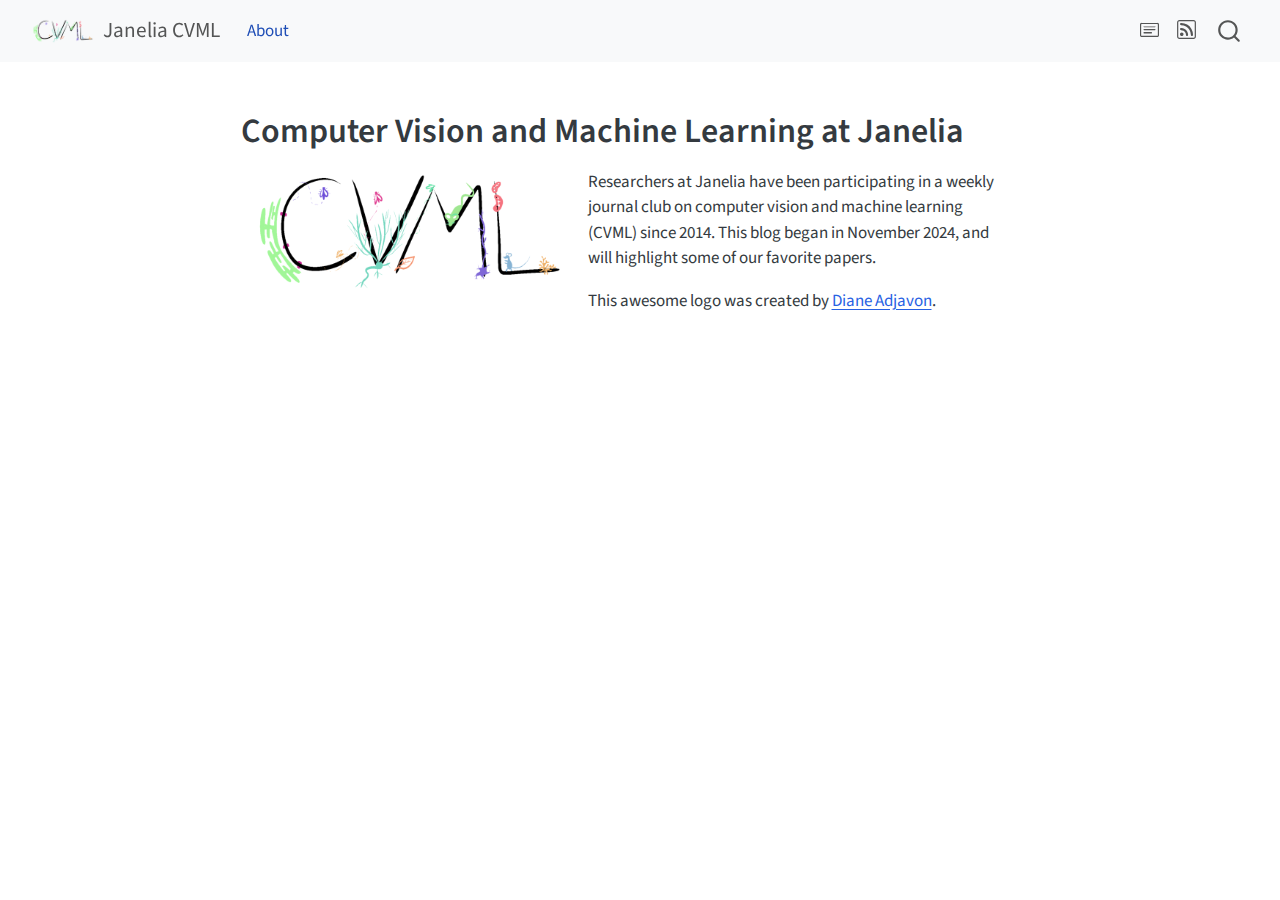
<file: about.html>
<!DOCTYPE html>
<html xmlns="http://www.w3.org/1999/xhtml" lang="en" xml:lang="en"><head>

<meta charset="utf-8">
<meta name="generator" content="quarto-1.5.54">

<meta name="viewport" content="width=device-width, initial-scale=1.0, user-scalable=yes">


<title>Computer Vision and Machine Learning at Janelia – Janelia CVML</title>
<style>
code{white-space: pre-wrap;}
span.smallcaps{font-variant: small-caps;}
div.columns{display: flex; gap: min(4vw, 1.5em);}
div.column{flex: auto; overflow-x: auto;}
div.hanging-indent{margin-left: 1.5em; text-indent: -1.5em;}
ul.task-list{list-style: none;}
ul.task-list li input[type="checkbox"] {
  width: 0.8em;
  margin: 0 0.8em 0.2em -1em; /* quarto-specific, see https://github.com/quarto-dev/quarto-cli/issues/4556 */ 
  vertical-align: middle;
}
</style>


<script src="site_libs/quarto-nav/quarto-nav.js"></script>
<script src="site_libs/quarto-nav/headroom.min.js"></script>
<script src="site_libs/clipboard/clipboard.min.js"></script>
<script src="site_libs/quarto-search/autocomplete.umd.js"></script>
<script src="site_libs/quarto-search/fuse.min.js"></script>
<script src="site_libs/quarto-search/quarto-search.js"></script>
<meta name="quarto:offset" content="./">
<link href="./favicon.ico" rel="icon">
<script src="site_libs/quarto-html/quarto.js"></script>
<script src="site_libs/quarto-html/popper.min.js"></script>
<script src="site_libs/quarto-html/tippy.umd.min.js"></script>
<link href="site_libs/quarto-html/tippy.css" rel="stylesheet">
<link href="site_libs/quarto-html/quarto-syntax-highlighting.css" rel="stylesheet" id="quarto-text-highlighting-styles">
<script src="site_libs/bootstrap/bootstrap.min.js"></script>
<link href="site_libs/bootstrap/bootstrap-icons.css" rel="stylesheet">
<link href="site_libs/bootstrap/bootstrap.min.css" rel="stylesheet" id="quarto-bootstrap" data-mode="light">
<script id="quarto-search-options" type="application/json">{
  "location": "navbar",
  "copy-button": false,
  "collapse-after": 3,
  "panel-placement": "end",
  "type": "overlay",
  "limit": 50,
  "keyboard-shortcut": [
    "f",
    "/",
    "s"
  ],
  "show-item-context": false,
  "language": {
    "search-no-results-text": "No results",
    "search-matching-documents-text": "matching documents",
    "search-copy-link-title": "Copy link to search",
    "search-hide-matches-text": "Hide additional matches",
    "search-more-match-text": "more match in this document",
    "search-more-matches-text": "more matches in this document",
    "search-clear-button-title": "Clear",
    "search-text-placeholder": "",
    "search-detached-cancel-button-title": "Cancel",
    "search-submit-button-title": "Submit",
    "search-label": "Search"
  }
}</script>


<link rel="stylesheet" href="styles.css">
<meta property="og:title" content="Computer Vision and Machine Learning at Janelia – Janelia CVML">
<meta property="og:description" content="">
<meta property="og:image" content="https://janelia-cvml.github.io/blog/cvml_300x110.png">
<meta property="og:site_name" content="Janelia CVML">
<meta property="og:image:height" content="110">
<meta property="og:image:width" content="300">
</head>

<body class="nav-fixed fullcontent">

<div id="quarto-search-results"></div>
  <header id="quarto-header" class="headroom fixed-top">
    <nav class="navbar navbar-expand-lg " data-bs-theme="dark">
      <div class="navbar-container container-fluid">
      <div class="navbar-brand-container mx-auto">
    <a href="./index.html" class="navbar-brand navbar-brand-logo">
    <img src="./cvml_300x110.png" alt="" class="navbar-logo">
    </a>
    <a class="navbar-brand" href="./index.html">
    <span class="navbar-title">Janelia CVML</span>
    </a>
  </div>
            <div id="quarto-search" class="" title="Search"></div>
          <button class="navbar-toggler" type="button" data-bs-toggle="collapse" data-bs-target="#navbarCollapse" aria-controls="navbarCollapse" role="menu" aria-expanded="false" aria-label="Toggle navigation" onclick="if (window.quartoToggleHeadroom) { window.quartoToggleHeadroom(); }">
  <span class="navbar-toggler-icon"></span>
</button>
          <div class="collapse navbar-collapse" id="navbarCollapse">
            <ul class="navbar-nav navbar-nav-scroll me-auto">
  <li class="nav-item">
    <a class="nav-link active" href="./about.html" aria-current="page"> 
<span class="menu-text">About</span></a>
  </li>  
</ul>
            <ul class="navbar-nav navbar-nav-scroll ms-auto">
  <li class="nav-item compact">
    <a class="nav-link" href="https://www.janelia.org/our-research/computation-and-theory"> <i class="bi bi-card-text" role="img">
</i> 
<span class="menu-text"></span></a>
  </li>  
  <li class="nav-item compact">
    <a class="nav-link" href="./index.xml"> <i class="bi bi-rss" role="img">
</i> 
<span class="menu-text"></span></a>
  </li>  
</ul>
          </div> <!-- /navcollapse -->
            <div class="quarto-navbar-tools">
</div>
      </div> <!-- /container-fluid -->
    </nav>
</header>
<!-- content -->
<div id="quarto-content" class="quarto-container page-columns page-rows-contents page-layout-article page-navbar">
<!-- sidebar -->
<!-- margin-sidebar -->
    
<!-- main -->
<div class="quarto-about-solana column-body">
  <div class="about-entity">
    <div class="entity-contents">
      <header id="title-block-header" class="quarto-title-block default">
<div class="quarto-title">
<h1 class="title">Computer Vision and Machine Learning at Janelia</h1>
</div>
<div class="quarto-title-meta">
  </div>
</header> 
      <div class="about-contents"><main class="content" id="quarto-document-content">
<div style="width: 220; float: left; margin-right: 1em;">
<p><img src="cvml_900x330.png" class="img-fluid" width="330"></p>
</div>
<p>Researchers at Janelia have been participating in a weekly journal club on computer vision and machine learning (CVML) since 2014. This blog began in November 2024, and will highlight some of our favorite papers.</p>
<p>This awesome logo was created by <a href="https://github.com/adjavon">Diane Adjavon</a>.</p>


</main></div>
    </div>
  </div>
</div>
 <!-- /main -->
<script id="quarto-html-after-body" type="application/javascript">
window.document.addEventListener("DOMContentLoaded", function (event) {
  const toggleBodyColorMode = (bsSheetEl) => {
    const mode = bsSheetEl.getAttribute("data-mode");
    const bodyEl = window.document.querySelector("body");
    if (mode === "dark") {
      bodyEl.classList.add("quarto-dark");
      bodyEl.classList.remove("quarto-light");
    } else {
      bodyEl.classList.add("quarto-light");
      bodyEl.classList.remove("quarto-dark");
    }
  }
  const toggleBodyColorPrimary = () => {
    const bsSheetEl = window.document.querySelector("link#quarto-bootstrap");
    if (bsSheetEl) {
      toggleBodyColorMode(bsSheetEl);
    }
  }
  toggleBodyColorPrimary();  
  const isCodeAnnotation = (el) => {
    for (const clz of el.classList) {
      if (clz.startsWith('code-annotation-')) {                     
        return true;
      }
    }
    return false;
  }
  const onCopySuccess = function(e) {
    // button target
    const button = e.trigger;
    // don't keep focus
    button.blur();
    // flash "checked"
    button.classList.add('code-copy-button-checked');
    var currentTitle = button.getAttribute("title");
    button.setAttribute("title", "Copied!");
    let tooltip;
    if (window.bootstrap) {
      button.setAttribute("data-bs-toggle", "tooltip");
      button.setAttribute("data-bs-placement", "left");
      button.setAttribute("data-bs-title", "Copied!");
      tooltip = new bootstrap.Tooltip(button, 
        { trigger: "manual", 
          customClass: "code-copy-button-tooltip",
          offset: [0, -8]});
      tooltip.show();    
    }
    setTimeout(function() {
      if (tooltip) {
        tooltip.hide();
        button.removeAttribute("data-bs-title");
        button.removeAttribute("data-bs-toggle");
        button.removeAttribute("data-bs-placement");
      }
      button.setAttribute("title", currentTitle);
      button.classList.remove('code-copy-button-checked');
    }, 1000);
    // clear code selection
    e.clearSelection();
  }
  const getTextToCopy = function(trigger) {
      const codeEl = trigger.previousElementSibling.cloneNode(true);
      for (const childEl of codeEl.children) {
        if (isCodeAnnotation(childEl)) {
          childEl.remove();
        }
      }
      return codeEl.innerText;
  }
  const clipboard = new window.ClipboardJS('.code-copy-button:not([data-in-quarto-modal])', {
    text: getTextToCopy
  });
  clipboard.on('success', onCopySuccess);
  if (window.document.getElementById('quarto-embedded-source-code-modal')) {
    // For code content inside modals, clipBoardJS needs to be initialized with a container option
    // TODO: Check when it could be a function (https://github.com/zenorocha/clipboard.js/issues/860)
    const clipboardModal = new window.ClipboardJS('.code-copy-button[data-in-quarto-modal]', {
      text: getTextToCopy,
      container: window.document.getElementById('quarto-embedded-source-code-modal')
    });
    clipboardModal.on('success', onCopySuccess);
  }
    var localhostRegex = new RegExp(/^(?:http|https):\/\/localhost\:?[0-9]*\//);
    var mailtoRegex = new RegExp(/^mailto:/);
      var filterRegex = new RegExp("https:\/\/janelia-cvml\.github\.io\/blog");
    var isInternal = (href) => {
        return filterRegex.test(href) || localhostRegex.test(href) || mailtoRegex.test(href);
    }
    // Inspect non-navigation links and adorn them if external
 	var links = window.document.querySelectorAll('a[href]:not(.nav-link):not(.navbar-brand):not(.toc-action):not(.sidebar-link):not(.sidebar-item-toggle):not(.pagination-link):not(.no-external):not([aria-hidden]):not(.dropdown-item):not(.quarto-navigation-tool):not(.about-link)');
    for (var i=0; i<links.length; i++) {
      const link = links[i];
      if (!isInternal(link.href)) {
        // undo the damage that might have been done by quarto-nav.js in the case of
        // links that we want to consider external
        if (link.dataset.originalHref !== undefined) {
          link.href = link.dataset.originalHref;
        }
      }
    }
  function tippyHover(el, contentFn, onTriggerFn, onUntriggerFn) {
    const config = {
      allowHTML: true,
      maxWidth: 500,
      delay: 100,
      arrow: false,
      appendTo: function(el) {
          return el.parentElement;
      },
      interactive: true,
      interactiveBorder: 10,
      theme: 'quarto',
      placement: 'bottom-start',
    };
    if (contentFn) {
      config.content = contentFn;
    }
    if (onTriggerFn) {
      config.onTrigger = onTriggerFn;
    }
    if (onUntriggerFn) {
      config.onUntrigger = onUntriggerFn;
    }
    window.tippy(el, config); 
  }
  const noterefs = window.document.querySelectorAll('a[role="doc-noteref"]');
  for (var i=0; i<noterefs.length; i++) {
    const ref = noterefs[i];
    tippyHover(ref, function() {
      // use id or data attribute instead here
      let href = ref.getAttribute('data-footnote-href') || ref.getAttribute('href');
      try { href = new URL(href).hash; } catch {}
      const id = href.replace(/^#\/?/, "");
      const note = window.document.getElementById(id);
      if (note) {
        return note.innerHTML;
      } else {
        return "";
      }
    });
  }
  const xrefs = window.document.querySelectorAll('a.quarto-xref');
  const processXRef = (id, note) => {
    // Strip column container classes
    const stripColumnClz = (el) => {
      el.classList.remove("page-full", "page-columns");
      if (el.children) {
        for (const child of el.children) {
          stripColumnClz(child);
        }
      }
    }
    stripColumnClz(note)
    if (id === null || id.startsWith('sec-')) {
      // Special case sections, only their first couple elements
      const container = document.createElement("div");
      if (note.children && note.children.length > 2) {
        container.appendChild(note.children[0].cloneNode(true));
        for (let i = 1; i < note.children.length; i++) {
          const child = note.children[i];
          if (child.tagName === "P" && child.innerText === "") {
            continue;
          } else {
            container.appendChild(child.cloneNode(true));
            break;
          }
        }
        if (window.Quarto?.typesetMath) {
          window.Quarto.typesetMath(container);
        }
        return container.innerHTML
      } else {
        if (window.Quarto?.typesetMath) {
          window.Quarto.typesetMath(note);
        }
        return note.innerHTML;
      }
    } else {
      // Remove any anchor links if they are present
      const anchorLink = note.querySelector('a.anchorjs-link');
      if (anchorLink) {
        anchorLink.remove();
      }
      if (window.Quarto?.typesetMath) {
        window.Quarto.typesetMath(note);
      }
      // TODO in 1.5, we should make sure this works without a callout special case
      if (note.classList.contains("callout")) {
        return note.outerHTML;
      } else {
        return note.innerHTML;
      }
    }
  }
  for (var i=0; i<xrefs.length; i++) {
    const xref = xrefs[i];
    tippyHover(xref, undefined, function(instance) {
      instance.disable();
      let url = xref.getAttribute('href');
      let hash = undefined; 
      if (url.startsWith('#')) {
        hash = url;
      } else {
        try { hash = new URL(url).hash; } catch {}
      }
      if (hash) {
        const id = hash.replace(/^#\/?/, "");
        const note = window.document.getElementById(id);
        if (note !== null) {
          try {
            const html = processXRef(id, note.cloneNode(true));
            instance.setContent(html);
          } finally {
            instance.enable();
            instance.show();
          }
        } else {
          // See if we can fetch this
          fetch(url.split('#')[0])
          .then(res => res.text())
          .then(html => {
            const parser = new DOMParser();
            const htmlDoc = parser.parseFromString(html, "text/html");
            const note = htmlDoc.getElementById(id);
            if (note !== null) {
              const html = processXRef(id, note);
              instance.setContent(html);
            } 
          }).finally(() => {
            instance.enable();
            instance.show();
          });
        }
      } else {
        // See if we can fetch a full url (with no hash to target)
        // This is a special case and we should probably do some content thinning / targeting
        fetch(url)
        .then(res => res.text())
        .then(html => {
          const parser = new DOMParser();
          const htmlDoc = parser.parseFromString(html, "text/html");
          const note = htmlDoc.querySelector('main.content');
          if (note !== null) {
            // This should only happen for chapter cross references
            // (since there is no id in the URL)
            // remove the first header
            if (note.children.length > 0 && note.children[0].tagName === "HEADER") {
              note.children[0].remove();
            }
            const html = processXRef(null, note);
            instance.setContent(html);
          } 
        }).finally(() => {
          instance.enable();
          instance.show();
        });
      }
    }, function(instance) {
    });
  }
      let selectedAnnoteEl;
      const selectorForAnnotation = ( cell, annotation) => {
        let cellAttr = 'data-code-cell="' + cell + '"';
        let lineAttr = 'data-code-annotation="' +  annotation + '"';
        const selector = 'span[' + cellAttr + '][' + lineAttr + ']';
        return selector;
      }
      const selectCodeLines = (annoteEl) => {
        const doc = window.document;
        const targetCell = annoteEl.getAttribute("data-target-cell");
        const targetAnnotation = annoteEl.getAttribute("data-target-annotation");
        const annoteSpan = window.document.querySelector(selectorForAnnotation(targetCell, targetAnnotation));
        const lines = annoteSpan.getAttribute("data-code-lines").split(",");
        const lineIds = lines.map((line) => {
          return targetCell + "-" + line;
        })
        let top = null;
        let height = null;
        let parent = null;
        if (lineIds.length > 0) {
            //compute the position of the single el (top and bottom and make a div)
            const el = window.document.getElementById(lineIds[0]);
            top = el.offsetTop;
            height = el.offsetHeight;
            parent = el.parentElement.parentElement;
          if (lineIds.length > 1) {
            const lastEl = window.document.getElementById(lineIds[lineIds.length - 1]);
            const bottom = lastEl.offsetTop + lastEl.offsetHeight;
            height = bottom - top;
          }
          if (top !== null && height !== null && parent !== null) {
            // cook up a div (if necessary) and position it 
            let div = window.document.getElementById("code-annotation-line-highlight");
            if (div === null) {
              div = window.document.createElement("div");
              div.setAttribute("id", "code-annotation-line-highlight");
              div.style.position = 'absolute';
              parent.appendChild(div);
            }
            div.style.top = top - 2 + "px";
            div.style.height = height + 4 + "px";
            div.style.left = 0;
            let gutterDiv = window.document.getElementById("code-annotation-line-highlight-gutter");
            if (gutterDiv === null) {
              gutterDiv = window.document.createElement("div");
              gutterDiv.setAttribute("id", "code-annotation-line-highlight-gutter");
              gutterDiv.style.position = 'absolute';
              const codeCell = window.document.getElementById(targetCell);
              const gutter = codeCell.querySelector('.code-annotation-gutter');
              gutter.appendChild(gutterDiv);
            }
            gutterDiv.style.top = top - 2 + "px";
            gutterDiv.style.height = height + 4 + "px";
          }
          selectedAnnoteEl = annoteEl;
        }
      };
      const unselectCodeLines = () => {
        const elementsIds = ["code-annotation-line-highlight", "code-annotation-line-highlight-gutter"];
        elementsIds.forEach((elId) => {
          const div = window.document.getElementById(elId);
          if (div) {
            div.remove();
          }
        });
        selectedAnnoteEl = undefined;
      };
        // Handle positioning of the toggle
    window.addEventListener(
      "resize",
      throttle(() => {
        elRect = undefined;
        if (selectedAnnoteEl) {
          selectCodeLines(selectedAnnoteEl);
        }
      }, 10)
    );
    function throttle(fn, ms) {
    let throttle = false;
    let timer;
      return (...args) => {
        if(!throttle) { // first call gets through
            fn.apply(this, args);
            throttle = true;
        } else { // all the others get throttled
            if(timer) clearTimeout(timer); // cancel #2
            timer = setTimeout(() => {
              fn.apply(this, args);
              timer = throttle = false;
            }, ms);
        }
      };
    }
      // Attach click handler to the DT
      const annoteDls = window.document.querySelectorAll('dt[data-target-cell]');
      for (const annoteDlNode of annoteDls) {
        annoteDlNode.addEventListener('click', (event) => {
          const clickedEl = event.target;
          if (clickedEl !== selectedAnnoteEl) {
            unselectCodeLines();
            const activeEl = window.document.querySelector('dt[data-target-cell].code-annotation-active');
            if (activeEl) {
              activeEl.classList.remove('code-annotation-active');
            }
            selectCodeLines(clickedEl);
            clickedEl.classList.add('code-annotation-active');
          } else {
            // Unselect the line
            unselectCodeLines();
            clickedEl.classList.remove('code-annotation-active');
          }
        });
      }
  const findCites = (el) => {
    const parentEl = el.parentElement;
    if (parentEl) {
      const cites = parentEl.dataset.cites;
      if (cites) {
        return {
          el,
          cites: cites.split(' ')
        };
      } else {
        return findCites(el.parentElement)
      }
    } else {
      return undefined;
    }
  };
  var bibliorefs = window.document.querySelectorAll('a[role="doc-biblioref"]');
  for (var i=0; i<bibliorefs.length; i++) {
    const ref = bibliorefs[i];
    const citeInfo = findCites(ref);
    if (citeInfo) {
      tippyHover(citeInfo.el, function() {
        var popup = window.document.createElement('div');
        citeInfo.cites.forEach(function(cite) {
          var citeDiv = window.document.createElement('div');
          citeDiv.classList.add('hanging-indent');
          citeDiv.classList.add('csl-entry');
          var biblioDiv = window.document.getElementById('ref-' + cite);
          if (biblioDiv) {
            citeDiv.innerHTML = biblioDiv.innerHTML;
          }
          popup.appendChild(citeDiv);
        });
        return popup.innerHTML;
      });
    }
  }
});
</script>
</div> <!-- /content -->




</body></html>
</file>
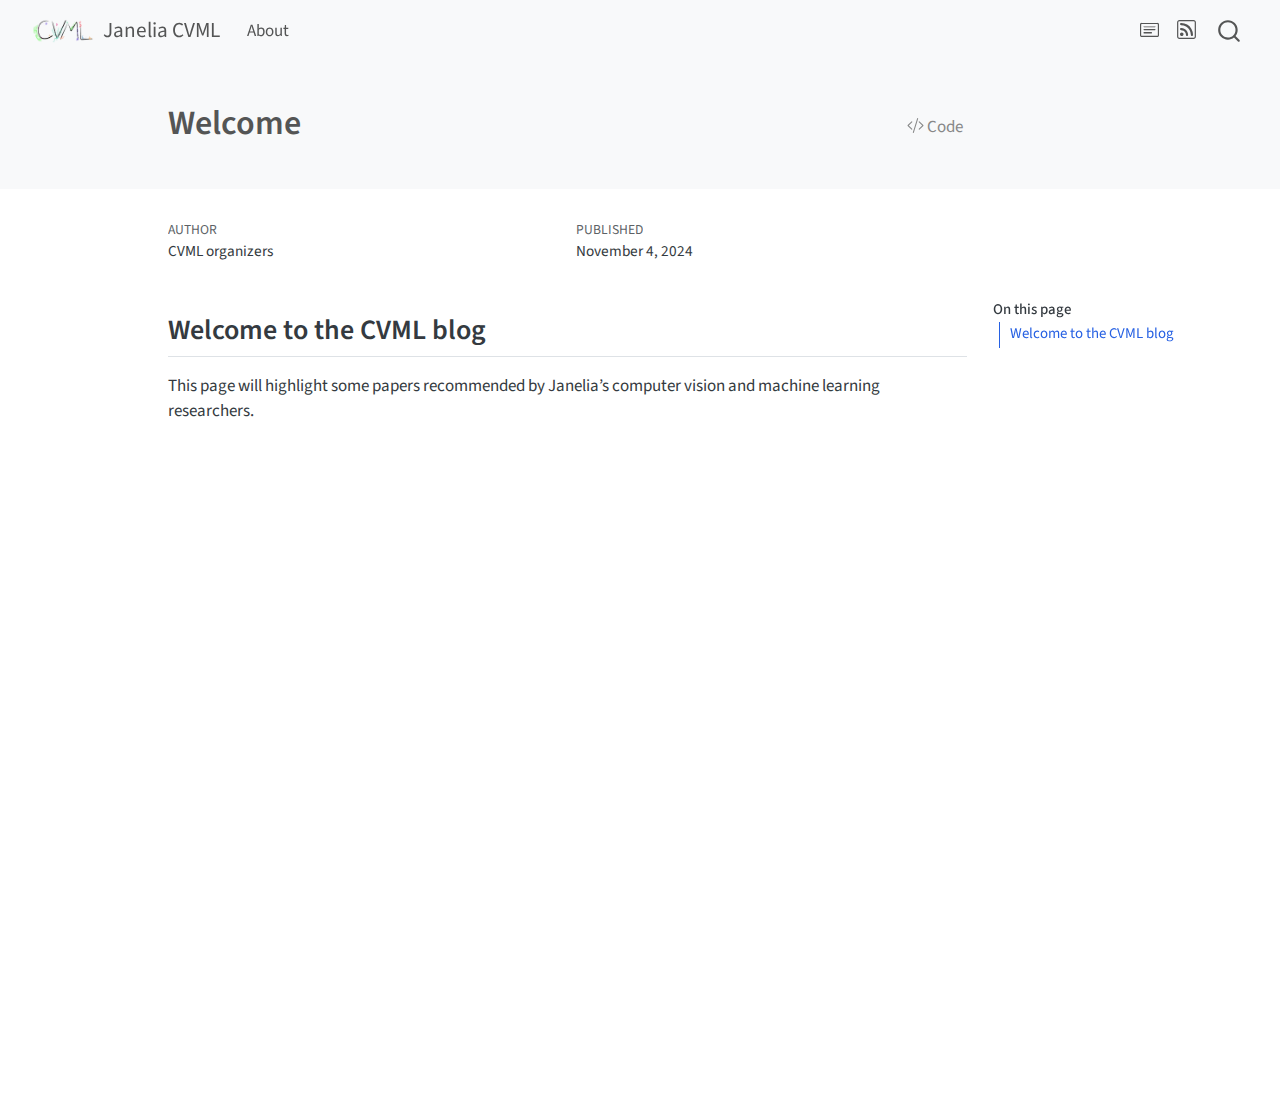
<file: posts/2024-11-04-welcome.html>
<!DOCTYPE html>
<html xmlns="http://www.w3.org/1999/xhtml" lang="en" xml:lang="en"><head>

<meta charset="utf-8">
<meta name="generator" content="quarto-1.5.54">

<meta name="viewport" content="width=device-width, initial-scale=1.0, user-scalable=yes">

<meta name="author" content="CVML organizers">
<meta name="dcterms.date" content="2024-11-04">

<title>Welcome – Janelia CVML</title>
<style>
code{white-space: pre-wrap;}
span.smallcaps{font-variant: small-caps;}
div.columns{display: flex; gap: min(4vw, 1.5em);}
div.column{flex: auto; overflow-x: auto;}
div.hanging-indent{margin-left: 1.5em; text-indent: -1.5em;}
ul.task-list{list-style: none;}
ul.task-list li input[type="checkbox"] {
  width: 0.8em;
  margin: 0 0.8em 0.2em -1em; /* quarto-specific, see https://github.com/quarto-dev/quarto-cli/issues/4556 */ 
  vertical-align: middle;
}
</style>


<script src="../site_libs/quarto-nav/quarto-nav.js"></script>
<script src="../site_libs/quarto-nav/headroom.min.js"></script>
<script src="../site_libs/clipboard/clipboard.min.js"></script>
<script src="../site_libs/quarto-search/autocomplete.umd.js"></script>
<script src="../site_libs/quarto-search/fuse.min.js"></script>
<script src="../site_libs/quarto-search/quarto-search.js"></script>
<meta name="quarto:offset" content="../">
<link href="../favicon.ico" rel="icon">
<script src="../site_libs/quarto-html/quarto.js"></script>
<script src="../site_libs/quarto-html/popper.min.js"></script>
<script src="../site_libs/quarto-html/tippy.umd.min.js"></script>
<script src="../site_libs/quarto-html/anchor.min.js"></script>
<link href="../site_libs/quarto-html/tippy.css" rel="stylesheet">
<link href="../site_libs/quarto-html/quarto-syntax-highlighting.css" rel="stylesheet" id="quarto-text-highlighting-styles">
<script src="../site_libs/bootstrap/bootstrap.min.js"></script>
<link href="../site_libs/bootstrap/bootstrap-icons.css" rel="stylesheet">
<link href="../site_libs/bootstrap/bootstrap.min.css" rel="stylesheet" id="quarto-bootstrap" data-mode="light">
<script id="quarto-search-options" type="application/json">{
  "location": "navbar",
  "copy-button": false,
  "collapse-after": 3,
  "panel-placement": "end",
  "type": "overlay",
  "limit": 50,
  "keyboard-shortcut": [
    "f",
    "/",
    "s"
  ],
  "show-item-context": false,
  "language": {
    "search-no-results-text": "No results",
    "search-matching-documents-text": "matching documents",
    "search-copy-link-title": "Copy link to search",
    "search-hide-matches-text": "Hide additional matches",
    "search-more-match-text": "more match in this document",
    "search-more-matches-text": "more matches in this document",
    "search-clear-button-title": "Clear",
    "search-text-placeholder": "",
    "search-detached-cancel-button-title": "Cancel",
    "search-submit-button-title": "Submit",
    "search-label": "Search"
  }
}</script>


<link rel="stylesheet" href="../styles.css">
<meta property="og:title" content="Welcome – Janelia CVML">
<meta property="og:description" content="">
<meta property="og:image" content="https://janelia-cvml.github.io/blog/cvml_900x330.png">
<meta property="og:site_name" content="Janelia CVML">
<meta property="og:image:height" content="330">
<meta property="og:image:width" content="900">
</head>

<body class="nav-fixed">

<div id="quarto-search-results"></div>
  <header id="quarto-header" class="headroom fixed-top quarto-banner">
    <nav class="navbar navbar-expand-lg " data-bs-theme="dark">
      <div class="navbar-container container-fluid">
      <div class="navbar-brand-container mx-auto">
    <a href="../index.html" class="navbar-brand navbar-brand-logo">
    <img src="../cvml_300x110.png" alt="" class="navbar-logo">
    </a>
    <a class="navbar-brand" href="../index.html">
    <span class="navbar-title">Janelia CVML</span>
    </a>
  </div>
            <div id="quarto-search" class="" title="Search"></div>
          <button class="navbar-toggler" type="button" data-bs-toggle="collapse" data-bs-target="#navbarCollapse" aria-controls="navbarCollapse" role="menu" aria-expanded="false" aria-label="Toggle navigation" onclick="if (window.quartoToggleHeadroom) { window.quartoToggleHeadroom(); }">
  <span class="navbar-toggler-icon"></span>
</button>
          <div class="collapse navbar-collapse" id="navbarCollapse">
            <ul class="navbar-nav navbar-nav-scroll me-auto">
  <li class="nav-item">
    <a class="nav-link" href="../about.html"> 
<span class="menu-text">About</span></a>
  </li>  
</ul>
            <ul class="navbar-nav navbar-nav-scroll ms-auto">
  <li class="nav-item compact">
    <a class="nav-link" href="https://www.janelia.org/our-research/computation-and-theory"> <i class="bi bi-card-text" role="img">
</i> 
<span class="menu-text"></span></a>
  </li>  
  <li class="nav-item compact">
    <a class="nav-link" href="../index.xml"> <i class="bi bi-rss" role="img">
</i> 
<span class="menu-text"></span></a>
  </li>  
</ul>
          </div> <!-- /navcollapse -->
            <div class="quarto-navbar-tools">
</div>
      </div> <!-- /container-fluid -->
    </nav>
</header>
<!-- content -->
<header id="title-block-header" class="quarto-title-block default page-columns page-full">
  <div class="quarto-title-banner page-columns page-full">
    <div class="quarto-title column-body">
      <div class="quarto-title-block"><div><h1 class="title">Welcome</h1><button type="button" class="btn code-tools-button" id="quarto-code-tools-source" data-quarto-source-url="https://github.com/janelia-cvml/blog/blob/main/posts/2024-11-04-welcome.qmd"><i class="bi"></i> Code</button></div></div>
                      </div>
  </div>
    
  
  <div class="quarto-title-meta">

      <div>
      <div class="quarto-title-meta-heading">Author</div>
      <div class="quarto-title-meta-contents">
               <p>CVML organizers </p>
            </div>
    </div>
      
      <div>
      <div class="quarto-title-meta-heading">Published</div>
      <div class="quarto-title-meta-contents">
        <p class="date">November 4, 2024</p>
      </div>
    </div>
    
      
    </div>
    
  
  </header><div id="quarto-content" class="quarto-container page-columns page-rows-contents page-layout-article page-navbar">
<!-- sidebar -->
<!-- margin-sidebar -->
    <div id="quarto-margin-sidebar" class="sidebar margin-sidebar">
        <nav id="TOC" role="doc-toc" class="toc-active">
    <h2 id="toc-title">On this page</h2>
   
  <ul>
  <li><a href="#welcome-to-the-cvml-blog" id="toc-welcome-to-the-cvml-blog" class="nav-link active" data-scroll-target="#welcome-to-the-cvml-blog">Welcome to the CVML blog</a></li>
  </ul>
</nav>
    </div>
<!-- main -->
<main class="content quarto-banner-title-block" id="quarto-document-content">





<section id="welcome-to-the-cvml-blog" class="level2">
<h2 class="anchored" data-anchor-id="welcome-to-the-cvml-blog">Welcome to the CVML blog</h2>
<p>This page will highlight some papers recommended by Janelia’s computer vision and machine learning researchers.</p>


</section>

</main> <!-- /main -->
<script id="quarto-html-after-body" type="application/javascript">
window.document.addEventListener("DOMContentLoaded", function (event) {
  const toggleBodyColorMode = (bsSheetEl) => {
    const mode = bsSheetEl.getAttribute("data-mode");
    const bodyEl = window.document.querySelector("body");
    if (mode === "dark") {
      bodyEl.classList.add("quarto-dark");
      bodyEl.classList.remove("quarto-light");
    } else {
      bodyEl.classList.add("quarto-light");
      bodyEl.classList.remove("quarto-dark");
    }
  }
  const toggleBodyColorPrimary = () => {
    const bsSheetEl = window.document.querySelector("link#quarto-bootstrap");
    if (bsSheetEl) {
      toggleBodyColorMode(bsSheetEl);
    }
  }
  toggleBodyColorPrimary();  
  const icon = "";
  const anchorJS = new window.AnchorJS();
  anchorJS.options = {
    placement: 'right',
    icon: icon
  };
  anchorJS.add('.anchored');
  const isCodeAnnotation = (el) => {
    for (const clz of el.classList) {
      if (clz.startsWith('code-annotation-')) {                     
        return true;
      }
    }
    return false;
  }
  const onCopySuccess = function(e) {
    // button target
    const button = e.trigger;
    // don't keep focus
    button.blur();
    // flash "checked"
    button.classList.add('code-copy-button-checked');
    var currentTitle = button.getAttribute("title");
    button.setAttribute("title", "Copied!");
    let tooltip;
    if (window.bootstrap) {
      button.setAttribute("data-bs-toggle", "tooltip");
      button.setAttribute("data-bs-placement", "left");
      button.setAttribute("data-bs-title", "Copied!");
      tooltip = new bootstrap.Tooltip(button, 
        { trigger: "manual", 
          customClass: "code-copy-button-tooltip",
          offset: [0, -8]});
      tooltip.show();    
    }
    setTimeout(function() {
      if (tooltip) {
        tooltip.hide();
        button.removeAttribute("data-bs-title");
        button.removeAttribute("data-bs-toggle");
        button.removeAttribute("data-bs-placement");
      }
      button.setAttribute("title", currentTitle);
      button.classList.remove('code-copy-button-checked');
    }, 1000);
    // clear code selection
    e.clearSelection();
  }
  const getTextToCopy = function(trigger) {
      const codeEl = trigger.previousElementSibling.cloneNode(true);
      for (const childEl of codeEl.children) {
        if (isCodeAnnotation(childEl)) {
          childEl.remove();
        }
      }
      return codeEl.innerText;
  }
  const clipboard = new window.ClipboardJS('.code-copy-button:not([data-in-quarto-modal])', {
    text: getTextToCopy
  });
  clipboard.on('success', onCopySuccess);
  if (window.document.getElementById('quarto-embedded-source-code-modal')) {
    // For code content inside modals, clipBoardJS needs to be initialized with a container option
    // TODO: Check when it could be a function (https://github.com/zenorocha/clipboard.js/issues/860)
    const clipboardModal = new window.ClipboardJS('.code-copy-button[data-in-quarto-modal]', {
      text: getTextToCopy,
      container: window.document.getElementById('quarto-embedded-source-code-modal')
    });
    clipboardModal.on('success', onCopySuccess);
  }
  const viewSource = window.document.getElementById('quarto-view-source') ||
                     window.document.getElementById('quarto-code-tools-source');
  if (viewSource) {
    const sourceUrl = viewSource.getAttribute("data-quarto-source-url");
    viewSource.addEventListener("click", function(e) {
      if (sourceUrl) {
        // rstudio viewer pane
        if (/\bcapabilities=\b/.test(window.location)) {
          window.open(sourceUrl);
        } else {
          window.location.href = sourceUrl;
        }
      } else {
        const modal = new bootstrap.Modal(document.getElementById('quarto-embedded-source-code-modal'));
        modal.show();
      }
      return false;
    });
  }
  function toggleCodeHandler(show) {
    return function(e) {
      const detailsSrc = window.document.querySelectorAll(".cell > details > .sourceCode");
      for (let i=0; i<detailsSrc.length; i++) {
        const details = detailsSrc[i].parentElement;
        if (show) {
          details.open = true;
        } else {
          details.removeAttribute("open");
        }
      }
      const cellCodeDivs = window.document.querySelectorAll(".cell > .sourceCode");
      const fromCls = show ? "hidden" : "unhidden";
      const toCls = show ? "unhidden" : "hidden";
      for (let i=0; i<cellCodeDivs.length; i++) {
        const codeDiv = cellCodeDivs[i];
        if (codeDiv.classList.contains(fromCls)) {
          codeDiv.classList.remove(fromCls);
          codeDiv.classList.add(toCls);
        } 
      }
      return false;
    }
  }
  const hideAllCode = window.document.getElementById("quarto-hide-all-code");
  if (hideAllCode) {
    hideAllCode.addEventListener("click", toggleCodeHandler(false));
  }
  const showAllCode = window.document.getElementById("quarto-show-all-code");
  if (showAllCode) {
    showAllCode.addEventListener("click", toggleCodeHandler(true));
  }
    var localhostRegex = new RegExp(/^(?:http|https):\/\/localhost\:?[0-9]*\//);
    var mailtoRegex = new RegExp(/^mailto:/);
      var filterRegex = new RegExp("https:\/\/janelia-cvml\.github\.io\/blog");
    var isInternal = (href) => {
        return filterRegex.test(href) || localhostRegex.test(href) || mailtoRegex.test(href);
    }
    // Inspect non-navigation links and adorn them if external
 	var links = window.document.querySelectorAll('a[href]:not(.nav-link):not(.navbar-brand):not(.toc-action):not(.sidebar-link):not(.sidebar-item-toggle):not(.pagination-link):not(.no-external):not([aria-hidden]):not(.dropdown-item):not(.quarto-navigation-tool):not(.about-link)');
    for (var i=0; i<links.length; i++) {
      const link = links[i];
      if (!isInternal(link.href)) {
        // undo the damage that might have been done by quarto-nav.js in the case of
        // links that we want to consider external
        if (link.dataset.originalHref !== undefined) {
          link.href = link.dataset.originalHref;
        }
      }
    }
  function tippyHover(el, contentFn, onTriggerFn, onUntriggerFn) {
    const config = {
      allowHTML: true,
      maxWidth: 500,
      delay: 100,
      arrow: false,
      appendTo: function(el) {
          return el.parentElement;
      },
      interactive: true,
      interactiveBorder: 10,
      theme: 'quarto',
      placement: 'bottom-start',
    };
    if (contentFn) {
      config.content = contentFn;
    }
    if (onTriggerFn) {
      config.onTrigger = onTriggerFn;
    }
    if (onUntriggerFn) {
      config.onUntrigger = onUntriggerFn;
    }
    window.tippy(el, config); 
  }
  const noterefs = window.document.querySelectorAll('a[role="doc-noteref"]');
  for (var i=0; i<noterefs.length; i++) {
    const ref = noterefs[i];
    tippyHover(ref, function() {
      // use id or data attribute instead here
      let href = ref.getAttribute('data-footnote-href') || ref.getAttribute('href');
      try { href = new URL(href).hash; } catch {}
      const id = href.replace(/^#\/?/, "");
      const note = window.document.getElementById(id);
      if (note) {
        return note.innerHTML;
      } else {
        return "";
      }
    });
  }
  const xrefs = window.document.querySelectorAll('a.quarto-xref');
  const processXRef = (id, note) => {
    // Strip column container classes
    const stripColumnClz = (el) => {
      el.classList.remove("page-full", "page-columns");
      if (el.children) {
        for (const child of el.children) {
          stripColumnClz(child);
        }
      }
    }
    stripColumnClz(note)
    if (id === null || id.startsWith('sec-')) {
      // Special case sections, only their first couple elements
      const container = document.createElement("div");
      if (note.children && note.children.length > 2) {
        container.appendChild(note.children[0].cloneNode(true));
        for (let i = 1; i < note.children.length; i++) {
          const child = note.children[i];
          if (child.tagName === "P" && child.innerText === "") {
            continue;
          } else {
            container.appendChild(child.cloneNode(true));
            break;
          }
        }
        if (window.Quarto?.typesetMath) {
          window.Quarto.typesetMath(container);
        }
        return container.innerHTML
      } else {
        if (window.Quarto?.typesetMath) {
          window.Quarto.typesetMath(note);
        }
        return note.innerHTML;
      }
    } else {
      // Remove any anchor links if they are present
      const anchorLink = note.querySelector('a.anchorjs-link');
      if (anchorLink) {
        anchorLink.remove();
      }
      if (window.Quarto?.typesetMath) {
        window.Quarto.typesetMath(note);
      }
      // TODO in 1.5, we should make sure this works without a callout special case
      if (note.classList.contains("callout")) {
        return note.outerHTML;
      } else {
        return note.innerHTML;
      }
    }
  }
  for (var i=0; i<xrefs.length; i++) {
    const xref = xrefs[i];
    tippyHover(xref, undefined, function(instance) {
      instance.disable();
      let url = xref.getAttribute('href');
      let hash = undefined; 
      if (url.startsWith('#')) {
        hash = url;
      } else {
        try { hash = new URL(url).hash; } catch {}
      }
      if (hash) {
        const id = hash.replace(/^#\/?/, "");
        const note = window.document.getElementById(id);
        if (note !== null) {
          try {
            const html = processXRef(id, note.cloneNode(true));
            instance.setContent(html);
          } finally {
            instance.enable();
            instance.show();
          }
        } else {
          // See if we can fetch this
          fetch(url.split('#')[0])
          .then(res => res.text())
          .then(html => {
            const parser = new DOMParser();
            const htmlDoc = parser.parseFromString(html, "text/html");
            const note = htmlDoc.getElementById(id);
            if (note !== null) {
              const html = processXRef(id, note);
              instance.setContent(html);
            } 
          }).finally(() => {
            instance.enable();
            instance.show();
          });
        }
      } else {
        // See if we can fetch a full url (with no hash to target)
        // This is a special case and we should probably do some content thinning / targeting
        fetch(url)
        .then(res => res.text())
        .then(html => {
          const parser = new DOMParser();
          const htmlDoc = parser.parseFromString(html, "text/html");
          const note = htmlDoc.querySelector('main.content');
          if (note !== null) {
            // This should only happen for chapter cross references
            // (since there is no id in the URL)
            // remove the first header
            if (note.children.length > 0 && note.children[0].tagName === "HEADER") {
              note.children[0].remove();
            }
            const html = processXRef(null, note);
            instance.setContent(html);
          } 
        }).finally(() => {
          instance.enable();
          instance.show();
        });
      }
    }, function(instance) {
    });
  }
      let selectedAnnoteEl;
      const selectorForAnnotation = ( cell, annotation) => {
        let cellAttr = 'data-code-cell="' + cell + '"';
        let lineAttr = 'data-code-annotation="' +  annotation + '"';
        const selector = 'span[' + cellAttr + '][' + lineAttr + ']';
        return selector;
      }
      const selectCodeLines = (annoteEl) => {
        const doc = window.document;
        const targetCell = annoteEl.getAttribute("data-target-cell");
        const targetAnnotation = annoteEl.getAttribute("data-target-annotation");
        const annoteSpan = window.document.querySelector(selectorForAnnotation(targetCell, targetAnnotation));
        const lines = annoteSpan.getAttribute("data-code-lines").split(",");
        const lineIds = lines.map((line) => {
          return targetCell + "-" + line;
        })
        let top = null;
        let height = null;
        let parent = null;
        if (lineIds.length > 0) {
            //compute the position of the single el (top and bottom and make a div)
            const el = window.document.getElementById(lineIds[0]);
            top = el.offsetTop;
            height = el.offsetHeight;
            parent = el.parentElement.parentElement;
          if (lineIds.length > 1) {
            const lastEl = window.document.getElementById(lineIds[lineIds.length - 1]);
            const bottom = lastEl.offsetTop + lastEl.offsetHeight;
            height = bottom - top;
          }
          if (top !== null && height !== null && parent !== null) {
            // cook up a div (if necessary) and position it 
            let div = window.document.getElementById("code-annotation-line-highlight");
            if (div === null) {
              div = window.document.createElement("div");
              div.setAttribute("id", "code-annotation-line-highlight");
              div.style.position = 'absolute';
              parent.appendChild(div);
            }
            div.style.top = top - 2 + "px";
            div.style.height = height + 4 + "px";
            div.style.left = 0;
            let gutterDiv = window.document.getElementById("code-annotation-line-highlight-gutter");
            if (gutterDiv === null) {
              gutterDiv = window.document.createElement("div");
              gutterDiv.setAttribute("id", "code-annotation-line-highlight-gutter");
              gutterDiv.style.position = 'absolute';
              const codeCell = window.document.getElementById(targetCell);
              const gutter = codeCell.querySelector('.code-annotation-gutter');
              gutter.appendChild(gutterDiv);
            }
            gutterDiv.style.top = top - 2 + "px";
            gutterDiv.style.height = height + 4 + "px";
          }
          selectedAnnoteEl = annoteEl;
        }
      };
      const unselectCodeLines = () => {
        const elementsIds = ["code-annotation-line-highlight", "code-annotation-line-highlight-gutter"];
        elementsIds.forEach((elId) => {
          const div = window.document.getElementById(elId);
          if (div) {
            div.remove();
          }
        });
        selectedAnnoteEl = undefined;
      };
        // Handle positioning of the toggle
    window.addEventListener(
      "resize",
      throttle(() => {
        elRect = undefined;
        if (selectedAnnoteEl) {
          selectCodeLines(selectedAnnoteEl);
        }
      }, 10)
    );
    function throttle(fn, ms) {
    let throttle = false;
    let timer;
      return (...args) => {
        if(!throttle) { // first call gets through
            fn.apply(this, args);
            throttle = true;
        } else { // all the others get throttled
            if(timer) clearTimeout(timer); // cancel #2
            timer = setTimeout(() => {
              fn.apply(this, args);
              timer = throttle = false;
            }, ms);
        }
      };
    }
      // Attach click handler to the DT
      const annoteDls = window.document.querySelectorAll('dt[data-target-cell]');
      for (const annoteDlNode of annoteDls) {
        annoteDlNode.addEventListener('click', (event) => {
          const clickedEl = event.target;
          if (clickedEl !== selectedAnnoteEl) {
            unselectCodeLines();
            const activeEl = window.document.querySelector('dt[data-target-cell].code-annotation-active');
            if (activeEl) {
              activeEl.classList.remove('code-annotation-active');
            }
            selectCodeLines(clickedEl);
            clickedEl.classList.add('code-annotation-active');
          } else {
            // Unselect the line
            unselectCodeLines();
            clickedEl.classList.remove('code-annotation-active');
          }
        });
      }
  const findCites = (el) => {
    const parentEl = el.parentElement;
    if (parentEl) {
      const cites = parentEl.dataset.cites;
      if (cites) {
        return {
          el,
          cites: cites.split(' ')
        };
      } else {
        return findCites(el.parentElement)
      }
    } else {
      return undefined;
    }
  };
  var bibliorefs = window.document.querySelectorAll('a[role="doc-biblioref"]');
  for (var i=0; i<bibliorefs.length; i++) {
    const ref = bibliorefs[i];
    const citeInfo = findCites(ref);
    if (citeInfo) {
      tippyHover(citeInfo.el, function() {
        var popup = window.document.createElement('div');
        citeInfo.cites.forEach(function(cite) {
          var citeDiv = window.document.createElement('div');
          citeDiv.classList.add('hanging-indent');
          citeDiv.classList.add('csl-entry');
          var biblioDiv = window.document.getElementById('ref-' + cite);
          if (biblioDiv) {
            citeDiv.innerHTML = biblioDiv.innerHTML;
          }
          popup.appendChild(citeDiv);
        });
        return popup.innerHTML;
      });
    }
  }
});
</script>
</div> <!-- /content -->




</body></html>
</file>
<file: site_libs/quarto-html/tippy.css>
.tippy-box[data-animation=fade][data-state=hidden]{opacity:0}[data-tippy-root]{max-width:calc(100vw - 10px)}.tippy-box{position:relative;background-color:#333;color:#fff;border-radius:4px;font-size:14px;line-height:1.4;white-space:normal;outline:0;transition-property:transform,visibility,opacity}.tippy-box[data-placement^=top]>.tippy-arrow{bottom:0}.tippy-box[data-placement^=top]>.tippy-arrow:before{bottom:-7px;left:0;border-width:8px 8px 0;border-top-color:initial;transform-origin:center top}.tippy-box[data-placement^=bottom]>.tippy-arrow{top:0}.tippy-box[data-placement^=bottom]>.tippy-arrow:before{top:-7px;left:0;border-width:0 8px 8px;border-bottom-color:initial;transform-origin:center bottom}.tippy-box[data-placement^=left]>.tippy-arrow{right:0}.tippy-box[data-placement^=left]>.tippy-arrow:before{border-width:8px 0 8px 8px;border-left-color:initial;right:-7px;transform-origin:center left}.tippy-box[data-placement^=right]>.tippy-arrow{left:0}.tippy-box[data-placement^=right]>.tippy-arrow:before{left:-7px;border-width:8px 8px 8px 0;border-right-color:initial;transform-origin:center right}.tippy-box[data-inertia][data-state=visible]{transition-timing-function:cubic-bezier(.54,1.5,.38,1.11)}.tippy-arrow{width:16px;height:16px;color:#333}.tippy-arrow:before{content:"";position:absolute;border-color:transparent;border-style:solid}.tippy-content{position:relative;padding:5px 9px;z-index:1}
</file>
<file: site_libs/quarto-html/quarto-syntax-highlighting.css>
/* quarto syntax highlight colors */
:root {
  --quarto-hl-ot-color: #003B4F;
  --quarto-hl-at-color: #657422;
  --quarto-hl-ss-color: #20794D;
  --quarto-hl-an-color: #5E5E5E;
  --quarto-hl-fu-color: #4758AB;
  --quarto-hl-st-color: #20794D;
  --quarto-hl-cf-color: #003B4F;
  --quarto-hl-op-color: #5E5E5E;
  --quarto-hl-er-color: #AD0000;
  --quarto-hl-bn-color: #AD0000;
  --quarto-hl-al-color: #AD0000;
  --quarto-hl-va-color: #111111;
  --quarto-hl-bu-color: inherit;
  --quarto-hl-ex-color: inherit;
  --quarto-hl-pp-color: #AD0000;
  --quarto-hl-in-color: #5E5E5E;
  --quarto-hl-vs-color: #20794D;
  --quarto-hl-wa-color: #5E5E5E;
  --quarto-hl-do-color: #5E5E5E;
  --quarto-hl-im-color: #00769E;
  --quarto-hl-ch-color: #20794D;
  --quarto-hl-dt-color: #AD0000;
  --quarto-hl-fl-color: #AD0000;
  --quarto-hl-co-color: #5E5E5E;
  --quarto-hl-cv-color: #5E5E5E;
  --quarto-hl-cn-color: #8f5902;
  --quarto-hl-sc-color: #5E5E5E;
  --quarto-hl-dv-color: #AD0000;
  --quarto-hl-kw-color: #003B4F;
}

/* other quarto variables */
:root {
  --quarto-font-monospace: SFMono-Regular, Menlo, Monaco, Consolas, "Liberation Mono", "Courier New", monospace;
}

pre > code.sourceCode > span {
  color: #003B4F;
}

code span {
  color: #003B4F;
}

code.sourceCode > span {
  color: #003B4F;
}

div.sourceCode,
div.sourceCode pre.sourceCode {
  color: #003B4F;
}

code span.ot {
  color: #003B4F;
  font-style: inherit;
}

code span.at {
  color: #657422;
  font-style: inherit;
}

code span.ss {
  color: #20794D;
  font-style: inherit;
}

code span.an {
  color: #5E5E5E;
  font-style: inherit;
}

code span.fu {
  color: #4758AB;
  font-style: inherit;
}

code span.st {
  color: #20794D;
  font-style: inherit;
}

code span.cf {
  color: #003B4F;
  font-weight: bold;
  font-style: inherit;
}

code span.op {
  color: #5E5E5E;
  font-style: inherit;
}

code span.er {
  color: #AD0000;
  font-style: inherit;
}

code span.bn {
  color: #AD0000;
  font-style: inherit;
}

code span.al {
  color: #AD0000;
  font-style: inherit;
}

code span.va {
  color: #111111;
  font-style: inherit;
}

code span.bu {
  font-style: inherit;
}

code span.ex {
  font-style: inherit;
}

code span.pp {
  color: #AD0000;
  font-style: inherit;
}

code span.in {
  color: #5E5E5E;
  font-style: inherit;
}

code span.vs {
  color: #20794D;
  font-style: inherit;
}

code span.wa {
  color: #5E5E5E;
  font-style: italic;
}

code span.do {
  color: #5E5E5E;
  font-style: italic;
}

code span.im {
  color: #00769E;
  font-style: inherit;
}

code span.ch {
  color: #20794D;
  font-style: inherit;
}

code span.dt {
  color: #AD0000;
  font-style: inherit;
}

code span.fl {
  color: #AD0000;
  font-style: inherit;
}

code span.co {
  color: #5E5E5E;
  font-style: inherit;
}

code span.cv {
  color: #5E5E5E;
  font-style: italic;
}

code span.cn {
  color: #8f5902;
  font-style: inherit;
}

code span.sc {
  color: #5E5E5E;
  font-style: inherit;
}

code span.dv {
  color: #AD0000;
  font-style: inherit;
}

code span.kw {
  color: #003B4F;
  font-weight: bold;
  font-style: inherit;
}

.prevent-inlining {
  content: "</";
}

/*# sourceMappingURL=debc5d5d77c3f9108843748ff7464032.css.map */
</file>
<file: styles.css>
/* css styles */
</file>
